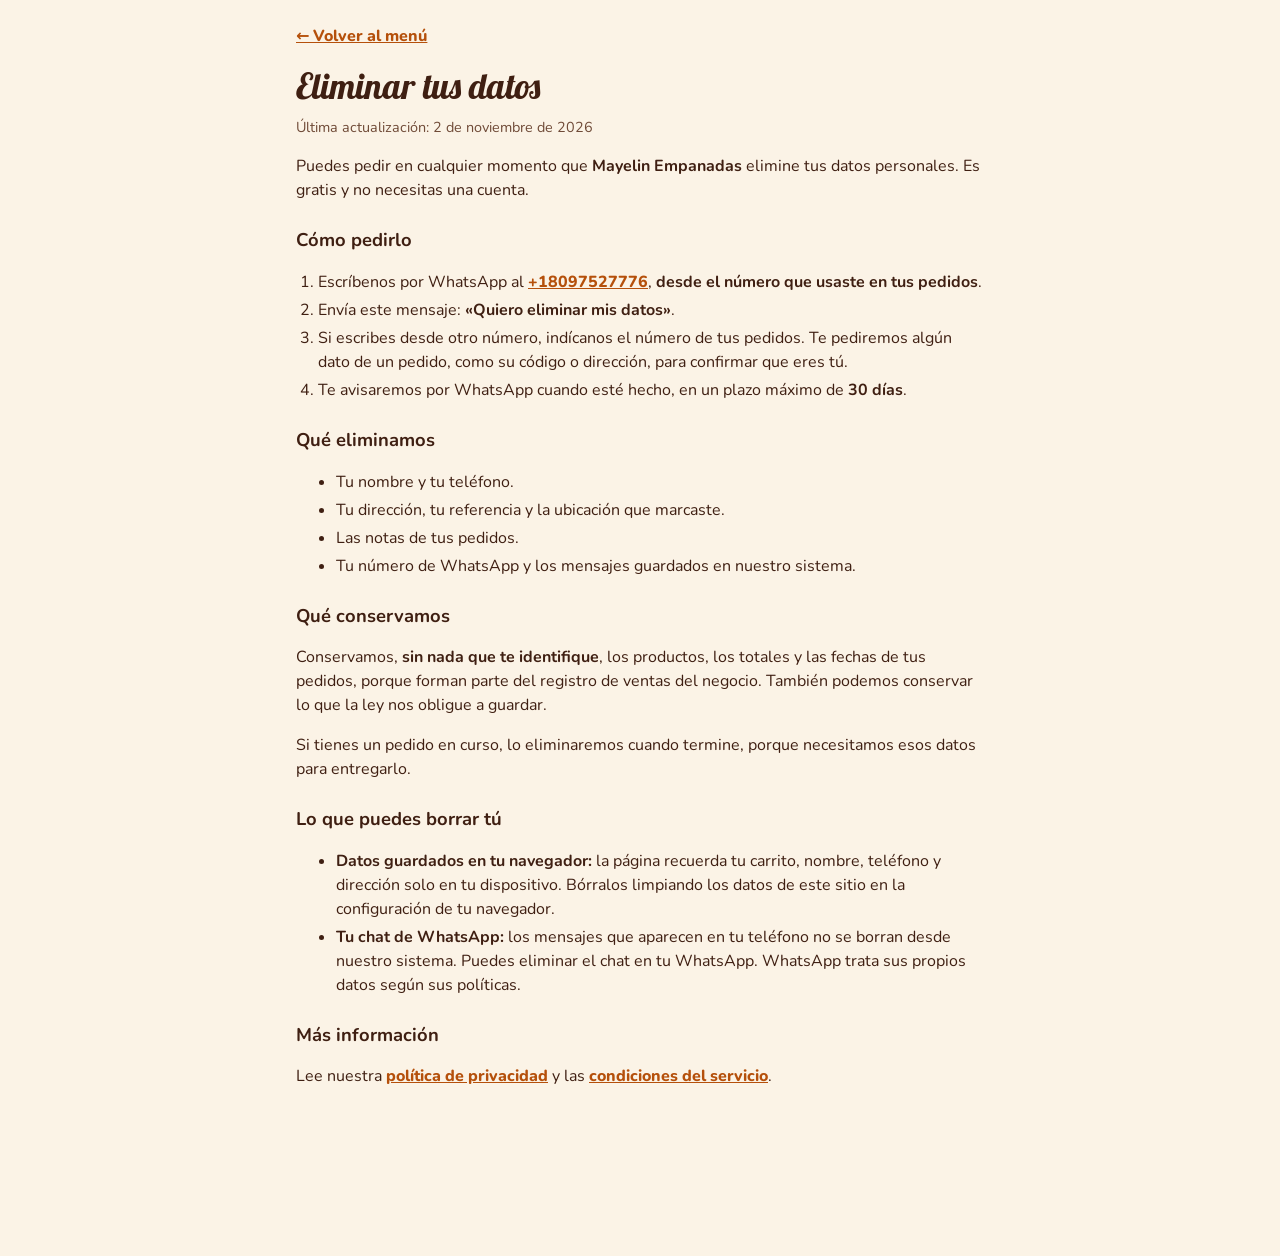
<file: eliminar-datos.html>
<!doctype html>
<html lang="es">
<head>
  <meta charset="utf-8">
  <meta name="viewport" content="width=device-width, initial-scale=1">
  <title>Eliminar tus datos · Mayelin Empanadas</title>
  <meta name="description" content="Cómo pedir que Mayelin Empanadas elimine tus datos personales.">
  <meta name="theme-color" content="#4a2617">
  <link rel="icon" href="assets/logo.webp">
  <link rel="preconnect" href="https://fonts.googleapis.com">
  <link rel="preconnect" href="https://fonts.gstatic.com" crossorigin>
  <link href="https://fonts.googleapis.com/css2?family=Lobster&family=Nunito:wght@400;600;700;800&display=swap" rel="stylesheet">
  <link rel="stylesheet" href="styles.css">
</head>
<body>
  <main class="legal">
    <a class="legal-back" href="index.html">← Volver al menú</a>
    <h1>Eliminar tus datos</h1>
    <p class="legal-date">Última actualización: 2 de noviembre de 2026</p>

    <p>Puedes pedir en cualquier momento que <strong>Mayelin Empanadas</strong> elimine tus datos personales. Es gratis y no necesitas una cuenta.</p>

    <h2>Cómo pedirlo</h2>
    <ol>
      <li>Escríbenos por WhatsApp<span class="legal-contact"></span>, <strong>desde el número que usaste en tus pedidos</strong>.</li>
      <li>Envía este mensaje: <strong>«Quiero eliminar mis datos»</strong>.</li>
      <li>Si escribes desde otro número, indícanos el número de tus pedidos. Te pediremos algún dato de un pedido, como su código o dirección, para confirmar que eres tú.</li>
      <li>Te avisaremos por WhatsApp cuando esté hecho, en un plazo máximo de <strong>30 días</strong>.</li>
    </ol>

    <h2>Qué eliminamos</h2>
    <ul>
      <li>Tu nombre y tu teléfono.</li>
      <li>Tu dirección, tu referencia y la ubicación que marcaste.</li>
      <li>Las notas de tus pedidos.</li>
      <li>Tu número de WhatsApp y los mensajes guardados en nuestro sistema.</li>
    </ul>

    <h2>Qué conservamos</h2>
    <p>Conservamos, <strong>sin nada que te identifique</strong>, los productos, los totales y las fechas de tus pedidos, porque forman parte del registro de ventas del negocio. También podemos conservar lo que la ley nos obligue a guardar.</p>
    <p>Si tienes un pedido en curso, lo eliminaremos cuando termine, porque necesitamos esos datos para entregarlo.</p>

    <h2>Lo que puedes borrar tú</h2>
    <ul>
      <li><strong>Datos guardados en tu navegador:</strong> la página recuerda tu carrito, nombre, teléfono y dirección solo en tu dispositivo. Bórralos limpiando los datos de este sitio en la configuración de tu navegador.</li>
      <li><strong>Tu chat de WhatsApp:</strong> los mensajes que aparecen en tu teléfono no se borran desde nuestro sistema. Puedes eliminar el chat en tu WhatsApp. WhatsApp trata sus propios datos según sus políticas.</li>
    </ul>

    <h2>Más información</h2>
    <p>Lee nuestra <a href="privacidad.html">política de privacidad</a> y las <a href="terminos.html">condiciones del servicio</a>.</p>
  </main>

  <script src="config.js"></script>
  <script src="legal.js"></script>
</body>
</html>
</file>
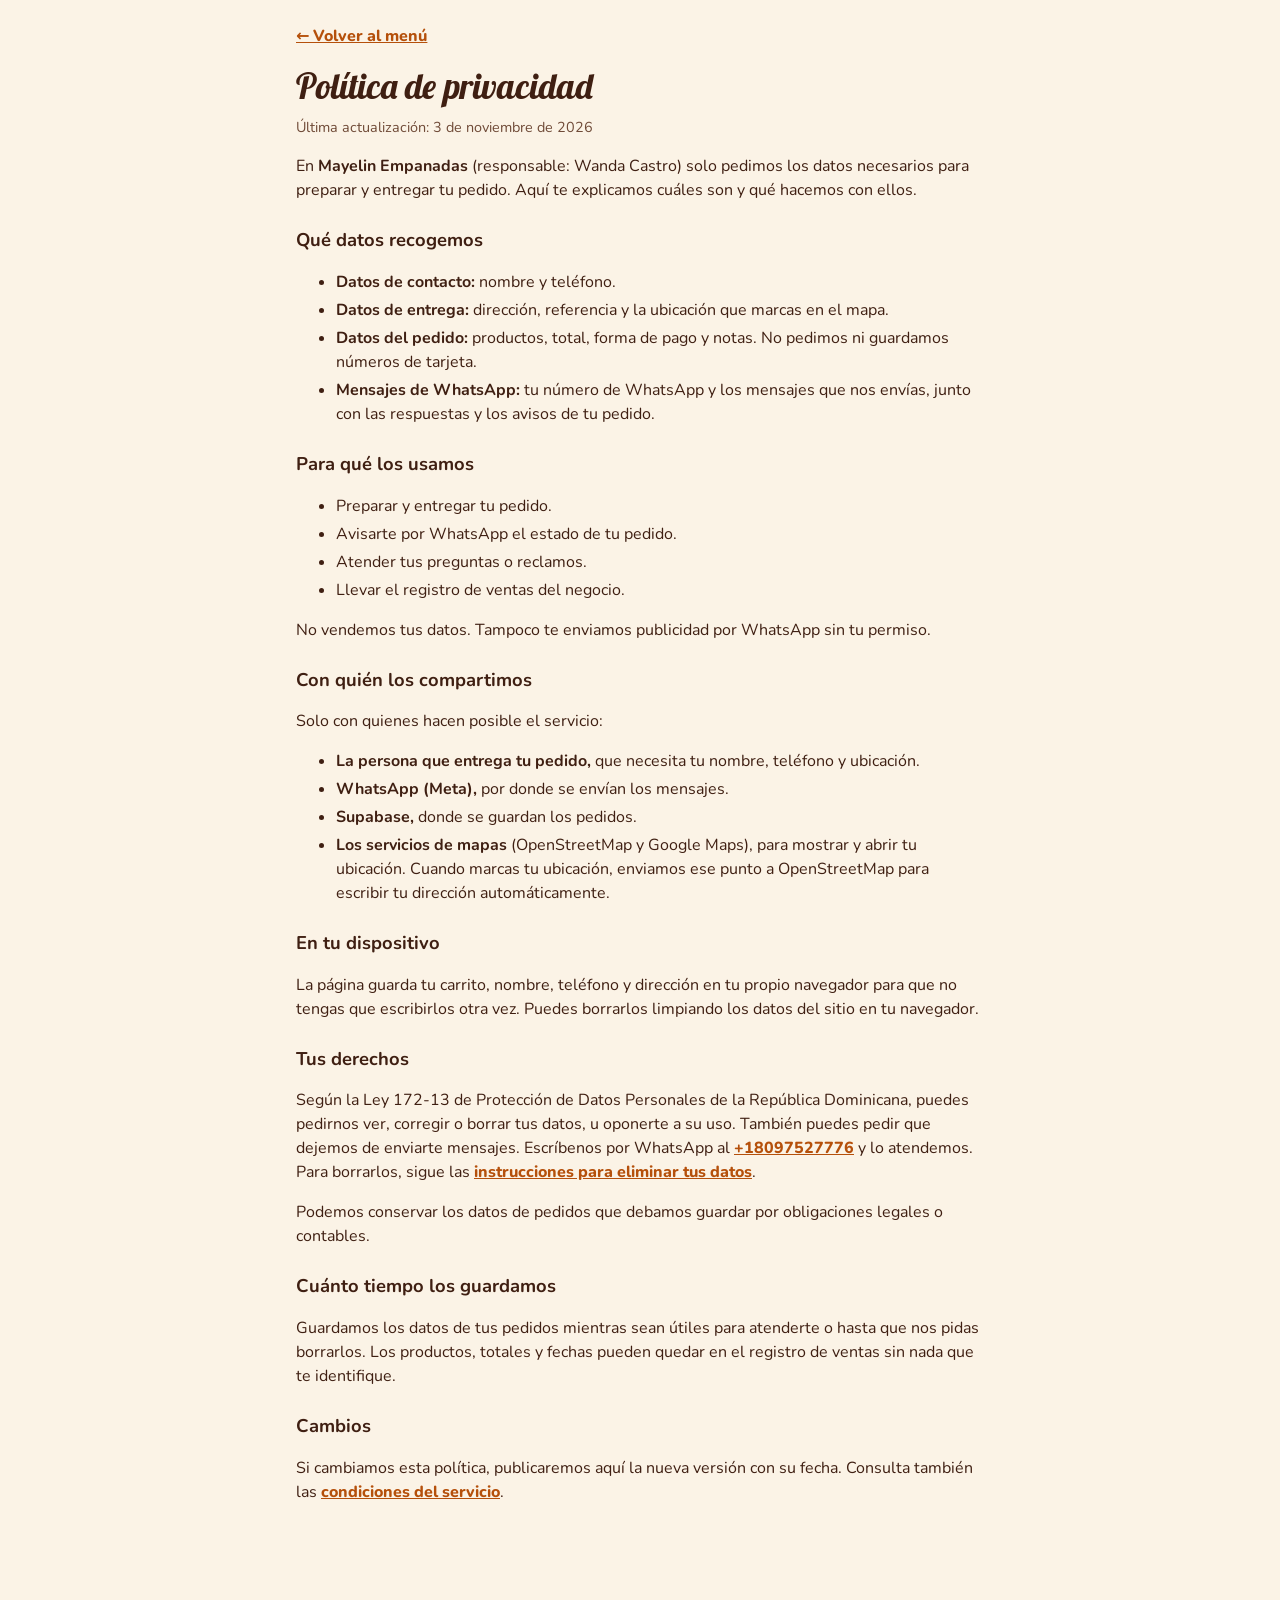
<file: privacidad.html>
<!doctype html>
<html lang="es">
<head>
  <meta charset="utf-8">
  <meta name="viewport" content="width=device-width, initial-scale=1">
  <title>Política de privacidad · Mayelin Empanadas</title>
  <meta name="description" content="Cómo Mayelin Empanadas usa y protege los datos de sus clientes.">
  <meta name="theme-color" content="#4a2617">
  <link rel="icon" href="assets/logo.webp">
  <link rel="preconnect" href="https://fonts.googleapis.com">
  <link rel="preconnect" href="https://fonts.gstatic.com" crossorigin>
  <link href="https://fonts.googleapis.com/css2?family=Lobster&family=Nunito:wght@400;600;700;800&display=swap" rel="stylesheet">
  <link rel="stylesheet" href="styles.css">
</head>
<body>
  <main class="legal">
    <a class="legal-back" href="index.html">← Volver al menú</a>
    <h1>Política de privacidad</h1>
    <p class="legal-date">Última actualización: 3 de noviembre de 2026</p>

    <p>En <strong>Mayelin Empanadas</strong> (responsable: Wanda Castro) solo pedimos los datos necesarios para preparar y entregar tu pedido. Aquí te explicamos cuáles son y qué hacemos con ellos.</p>

    <h2>Qué datos recogemos</h2>
    <ul>
      <li><strong>Datos de contacto:</strong> nombre y teléfono.</li>
      <li><strong>Datos de entrega:</strong> dirección, referencia y la ubicación que marcas en el mapa.</li>
      <li><strong>Datos del pedido:</strong> productos, total, forma de pago y notas. No pedimos ni guardamos números de tarjeta.</li>
      <li><strong>Mensajes de WhatsApp:</strong> tu número de WhatsApp y los mensajes que nos envías, junto con las respuestas y los avisos de tu pedido.</li>
    </ul>

    <h2>Para qué los usamos</h2>
    <ul>
      <li>Preparar y entregar tu pedido.</li>
      <li>Avisarte por WhatsApp el estado de tu pedido.</li>
      <li>Atender tus preguntas o reclamos.</li>
      <li>Llevar el registro de ventas del negocio.</li>
    </ul>
    <p>No vendemos tus datos. Tampoco te enviamos publicidad por WhatsApp sin tu permiso.</p>

    <h2>Con quién los compartimos</h2>
    <p>Solo con quienes hacen posible el servicio:</p>
    <ul>
      <li><strong>La persona que entrega tu pedido,</strong> que necesita tu nombre, teléfono y ubicación.</li>
      <li><strong>WhatsApp (Meta),</strong> por donde se envían los mensajes.</li>
      <li><strong>Supabase,</strong> donde se guardan los pedidos.</li>
      <li><strong>Los servicios de mapas</strong> (OpenStreetMap y Google Maps), para mostrar y abrir tu ubicación. Cuando marcas tu ubicación, enviamos ese punto a OpenStreetMap para escribir tu dirección automáticamente.</li>
    </ul>

    <h2>En tu dispositivo</h2>
    <p>La página guarda tu carrito, nombre, teléfono y dirección en tu propio navegador para que no tengas que escribirlos otra vez. Puedes borrarlos limpiando los datos del sitio en tu navegador.</p>

    <h2>Tus derechos</h2>
    <p>Según la Ley 172-13 de Protección de Datos Personales de la República Dominicana, puedes pedirnos ver, corregir o borrar tus datos, u oponerte a su uso. También puedes pedir que dejemos de enviarte mensajes. Escríbenos por WhatsApp<span class="legal-contact"></span> y lo atendemos. Para borrarlos, sigue las <a href="eliminar-datos.html">instrucciones para eliminar tus datos</a>.</p>
    <p>Podemos conservar los datos de pedidos que debamos guardar por obligaciones legales o contables.</p>

    <h2>Cuánto tiempo los guardamos</h2>
    <p>Guardamos los datos de tus pedidos mientras sean útiles para atenderte o hasta que nos pidas borrarlos. Los productos, totales y fechas pueden quedar en el registro de ventas sin nada que te identifique.</p>

    <h2>Cambios</h2>
    <p>Si cambiamos esta política, publicaremos aquí la nueva versión con su fecha. Consulta también las <a href="terminos.html">condiciones del servicio</a>.</p>
  </main>

  <script src="config.js"></script>
  <script src="legal.js"></script>
</body>
</html>
</file>
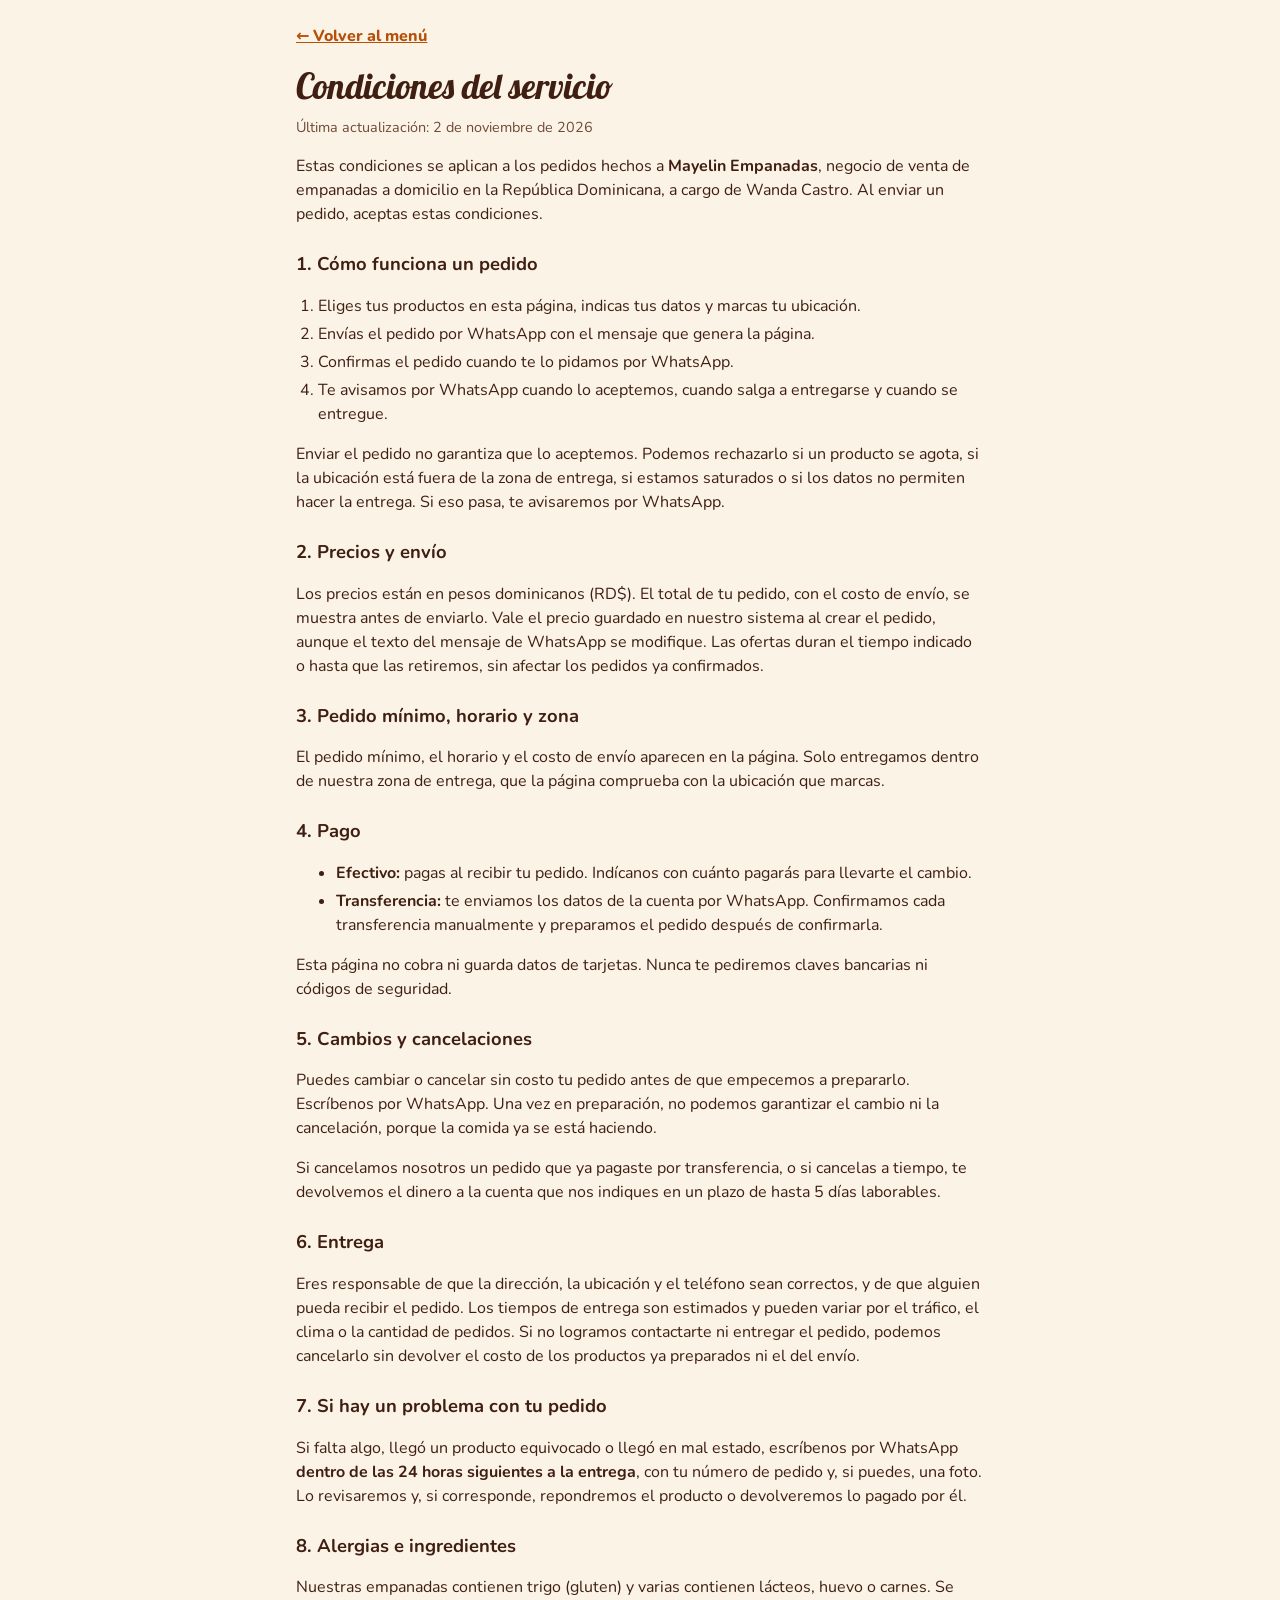
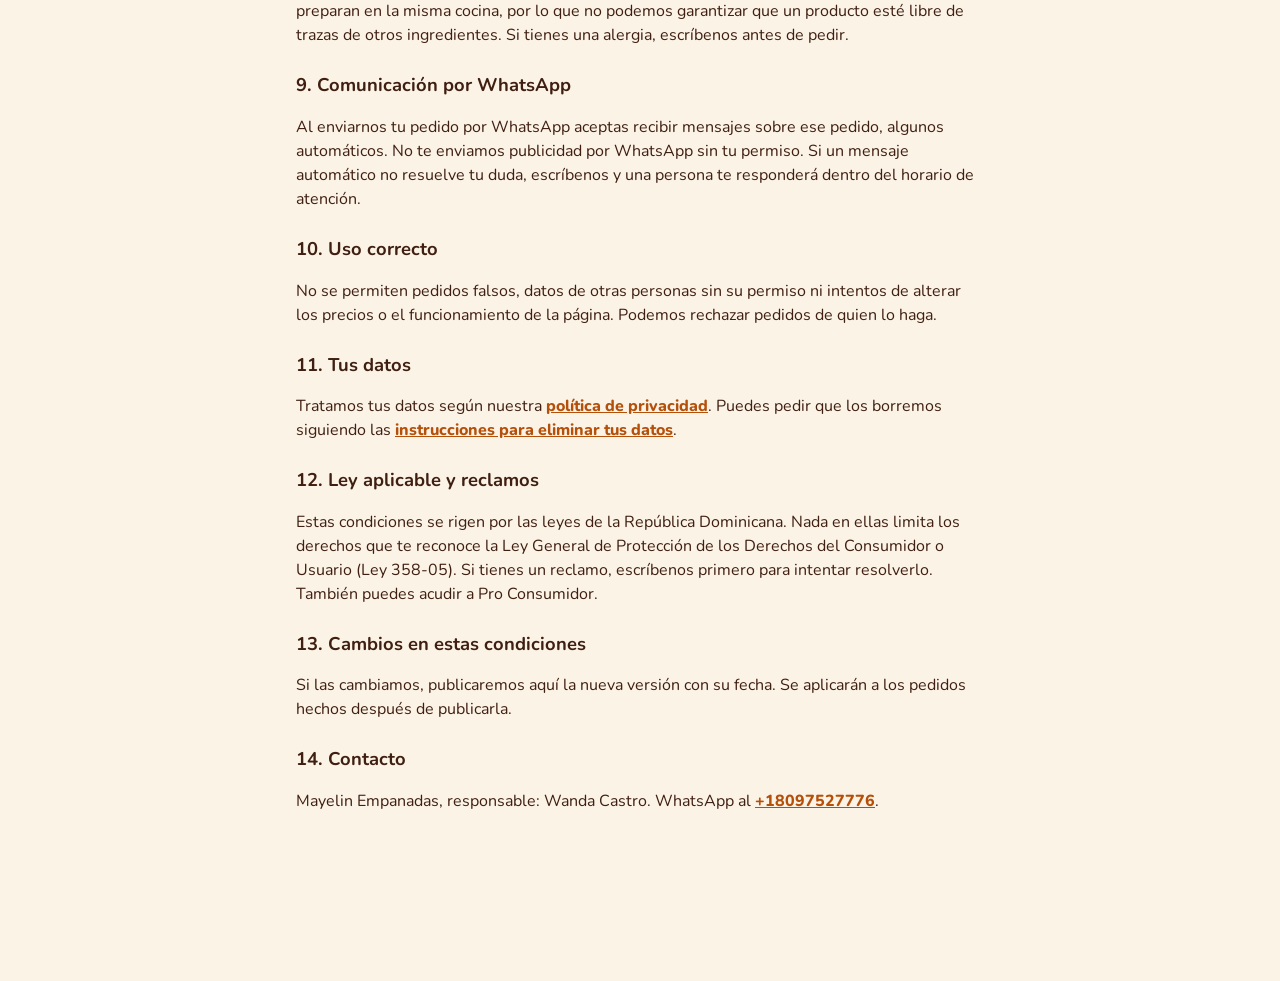
<file: terminos.html>
<!doctype html>
<html lang="es">
<head>
  <meta charset="utf-8">
  <meta name="viewport" content="width=device-width, initial-scale=1">
  <title>Condiciones del servicio · Mayelin Empanadas</title>
  <meta name="description" content="Condiciones para hacer pedidos a domicilio en Mayelin Empanadas.">
  <meta name="theme-color" content="#4a2617">
  <link rel="icon" href="assets/logo.webp">
  <link rel="preconnect" href="https://fonts.googleapis.com">
  <link rel="preconnect" href="https://fonts.gstatic.com" crossorigin>
  <link href="https://fonts.googleapis.com/css2?family=Lobster&family=Nunito:wght@400;600;700;800&display=swap" rel="stylesheet">
  <link rel="stylesheet" href="styles.css">
</head>
<body>
  <main class="legal">
    <a class="legal-back" href="index.html">← Volver al menú</a>
    <h1>Condiciones del servicio</h1>
    <p class="legal-date">Última actualización: 2 de noviembre de 2026</p>

    <p>Estas condiciones se aplican a los pedidos hechos a <strong>Mayelin Empanadas</strong>, negocio de venta de empanadas a domicilio en la República Dominicana, a cargo de Wanda Castro. Al enviar un pedido, aceptas estas condiciones.</p>

    <h2>1. Cómo funciona un pedido</h2>
    <ol>
      <li>Eliges tus productos en esta página, indicas tus datos y marcas tu ubicación.</li>
      <li>Envías el pedido por WhatsApp con el mensaje que genera la página.</li>
      <li>Confirmas el pedido cuando te lo pidamos por WhatsApp.</li>
      <li>Te avisamos por WhatsApp cuando lo aceptemos, cuando salga a entregarse y cuando se entregue.</li>
    </ol>
    <p>Enviar el pedido no garantiza que lo aceptemos. Podemos rechazarlo si un producto se agota, si la ubicación está fuera de la zona de entrega, si estamos saturados o si los datos no permiten hacer la entrega. Si eso pasa, te avisaremos por WhatsApp.</p>

    <h2>2. Precios y envío</h2>
    <p>Los precios están en pesos dominicanos (RD$). El total de tu pedido, con el costo de envío, se muestra antes de enviarlo. Vale el precio guardado en nuestro sistema al crear el pedido, aunque el texto del mensaje de WhatsApp se modifique. Las ofertas duran el tiempo indicado o hasta que las retiremos, sin afectar los pedidos ya confirmados.</p>

    <h2>3. Pedido mínimo, horario y zona</h2>
    <p>El pedido mínimo, el horario y el costo de envío aparecen en la página. Solo entregamos dentro de nuestra zona de entrega, que la página comprueba con la ubicación que marcas.</p>

    <h2>4. Pago</h2>
    <ul>
      <li><strong>Efectivo:</strong> pagas al recibir tu pedido. Indícanos con cuánto pagarás para llevarte el cambio.</li>
      <li><strong>Transferencia:</strong> te enviamos los datos de la cuenta por WhatsApp. Confirmamos cada transferencia manualmente y preparamos el pedido después de confirmarla.</li>
    </ul>
    <p>Esta página no cobra ni guarda datos de tarjetas. Nunca te pediremos claves bancarias ni códigos de seguridad.</p>

    <h2>5. Cambios y cancelaciones</h2>
    <p>Puedes cambiar o cancelar sin costo tu pedido antes de que empecemos a prepararlo. Escríbenos por WhatsApp. Una vez en preparación, no podemos garantizar el cambio ni la cancelación, porque la comida ya se está haciendo.</p>
    <p>Si cancelamos nosotros un pedido que ya pagaste por transferencia, o si cancelas a tiempo, te devolvemos el dinero a la cuenta que nos indiques en un plazo de hasta 5 días laborables.</p>

    <h2>6. Entrega</h2>
    <p>Eres responsable de que la dirección, la ubicación y el teléfono sean correctos, y de que alguien pueda recibir el pedido. Los tiempos de entrega son estimados y pueden variar por el tráfico, el clima o la cantidad de pedidos. Si no logramos contactarte ni entregar el pedido, podemos cancelarlo sin devolver el costo de los productos ya preparados ni el del envío.</p>

    <h2>7. Si hay un problema con tu pedido</h2>
    <p>Si falta algo, llegó un producto equivocado o llegó en mal estado, escríbenos por WhatsApp <strong>dentro de las 24 horas siguientes a la entrega</strong>, con tu número de pedido y, si puedes, una foto. Lo revisaremos y, si corresponde, repondremos el producto o devolveremos lo pagado por él.</p>

    <h2>8. Alergias e ingredientes</h2>
    <p>Nuestras empanadas contienen trigo (gluten) y varias contienen lácteos, huevo o carnes. Se preparan en la misma cocina, por lo que no podemos garantizar que un producto esté libre de trazas de otros ingredientes. Si tienes una alergia, escríbenos antes de pedir.</p>

    <h2>9. Comunicación por WhatsApp</h2>
    <p>Al enviarnos tu pedido por WhatsApp aceptas recibir mensajes sobre ese pedido, algunos automáticos. No te enviamos publicidad por WhatsApp sin tu permiso. Si un mensaje automático no resuelve tu duda, escríbenos y una persona te responderá dentro del horario de atención.</p>

    <h2>10. Uso correcto</h2>
    <p>No se permiten pedidos falsos, datos de otras personas sin su permiso ni intentos de alterar los precios o el funcionamiento de la página. Podemos rechazar pedidos de quien lo haga.</p>

    <h2>11. Tus datos</h2>
    <p>Tratamos tus datos según nuestra <a href="privacidad.html">política de privacidad</a>. Puedes pedir que los borremos siguiendo las <a href="eliminar-datos.html">instrucciones para eliminar tus datos</a>.</p>

    <h2>12. Ley aplicable y reclamos</h2>
    <p>Estas condiciones se rigen por las leyes de la República Dominicana. Nada en ellas limita los derechos que te reconoce la Ley General de Protección de los Derechos del Consumidor o Usuario (Ley 358-05). Si tienes un reclamo, escríbenos primero para intentar resolverlo. También puedes acudir a Pro Consumidor.</p>

    <h2>13. Cambios en estas condiciones</h2>
    <p>Si las cambiamos, publicaremos aquí la nueva versión con su fecha. Se aplicarán a los pedidos hechos después de publicarla.</p>

    <h2>14. Contacto</h2>
    <p>Mayelin Empanadas, responsable: Wanda Castro. WhatsApp<span class="legal-contact"></span>.</p>
  </main>

  <script src="config.js"></script>
  <script src="legal.js"></script>
</body>
</html>
</file>
<file: styles.css>
/* ============================================================
   Mayelin Empanadas: estilos de la página de pedidos.
   El panel (admin.css) y las páginas legales reutilizan los
   colores, botones y textos de ayuda definidos aquí.
   ============================================================ */
:root {
  /* Colores tomados del logo */
  --cream: #fbf3e6;        /* fondo de la página */
  --cream-2: #f3e3c8;      /* rellenos suaves */
  --card: #ffffff;         /* superficies */
  --brown: #3f1f12;        /* texto principal y cabecera */
  --brown-2: #6f4a37;      /* texto secundario */
  --orange: #e0761c;       /* acentos e íconos */
  --orange-dark: #b5500b;  /* botones y precios (contraste AA con blanco) */
  --gold: #f2b544;         /* masa dorada: detalles y foco */
  --green: #1e7a46;
  --red: #b3261e;
  --line: #ecdcc4;

  --radius: 16px;
  --shadow: 0 8px 24px rgba(63, 31, 18, 0.12);
  --script: "Lobster", cursive;
  --sans: "Nunito", system-ui, sans-serif;
  --ease-out: cubic-bezier(0.2, 0.8, 0.2, 1);
  --page: 1040px;
}

* { box-sizing: border-box; }
[hidden] { display: none !important; }

html { scroll-behavior: smooth; scroll-padding-top: 72px; -webkit-text-size-adjust: 100%; }

body {
  margin: 0;
  font-family: var(--sans);
  font-size: 16px;
  color: var(--brown);
  background: var(--cream);
  line-height: 1.5;
  padding-bottom: 104px;
}

button, input, textarea { font: inherit; color: inherit; }
button { touch-action: manipulation; }
img { display: block; max-width: 100%; }
:focus-visible { outline: 3px solid var(--gold); outline-offset: 2px; }

.sprite { position: absolute; width: 0; height: 0; overflow: hidden; }
.ico {
  width: 20px;
  height: 20px;
  flex: none;
  fill: none;
  stroke: currentColor;
  stroke-width: 2;
  stroke-linecap: round;
  stroke-linejoin: round;
}

.skip {
  position: absolute;
  left: 16px;
  top: -60px;
  z-index: 2000;
  padding: 10px 14px;
  border-radius: 10px;
  background: var(--gold);
  color: var(--brown);
  font-weight: 800;
}
.skip:focus { top: 12px; }

/* ---------- Cabecera: el letrero del negocio ---------- */
.masthead {
  position: relative;
  background: var(--brown);
  color: var(--cream);
  padding: 18px 16px 20px;
  margin-bottom: 14px;
}
/* Borde ondulado, como el repulgue de una empanada */
.masthead::after {
  content: "";
  position: absolute;
  left: 0;
  right: 0;
  bottom: -9px;
  height: 10px;
  background: radial-gradient(circle at 10px 0, var(--brown) 9.5px, transparent 10px) 0 0 / 20px 10px repeat-x;
}
.masthead-inner {
  display: grid;
  grid-template-columns: auto 1fr;
  align-items: center;
  gap: 4px 14px;
  max-width: var(--page);
  margin: 0 auto;
}
.masthead-logo {
  grid-row: span 2;
  width: 72px;
  height: 72px;
  border-radius: 50%;
  border: 3px solid var(--gold);
}
.masthead-text h1 {
  margin: 0;
  font-family: var(--script);
  font-weight: 400;
  font-size: clamp(1.75rem, 7vw, 2.6rem);
  line-height: 1.05;
  color: #fff7ea;
}
.masthead-text p { margin: 2px 0 0; color: #f5d9a8; font-size: 0.95rem; }

.status {
  justify-self: start;
  display: inline-flex;
  align-items: center;
  gap: 6px;
  margin: 0;
  padding: 3px 10px 3px 8px;
  border-radius: 999px;
  font-size: 0.85rem;
  font-weight: 800;
  background: rgba(255, 247, 234, 0.12);
}
.status::before { content: ""; width: 8px; height: 8px; border-radius: 50%; background: currentColor; }
.status.open { color: #8be0a8; }
.status.closed { color: #ffb4a8; }

/* Datos clave: cada uno con su ícono, una etiqueta pequeña y el valor grande */
.perks {
  list-style: none;
  display: grid;
  grid-template-columns: repeat(3, 1fr);
  gap: 8px;
  max-width: var(--page);
  margin: 16px auto 0;
  padding: 0;
}
.perk {
  display: flex;
  align-items: center;
  gap: 10px;
  min-width: 0;
  padding: 10px;
  border-radius: 14px;
  background: rgba(255, 247, 234, 0.07);
  border: 1px solid rgba(255, 247, 234, 0.1);
}
.perk-ico {
  display: grid;
  place-items: center;
  flex: none;
  width: 36px;
  height: 36px;
  border-radius: 50%;
  background: rgba(242, 181, 68, 0.16);
  color: var(--gold);
}
.perk-text { display: flex; flex-direction: column; min-width: 0; line-height: 1.2; }
.perk-text small { font-size: 0.75rem; font-weight: 700; color: #e9c99a; }
.perk-text strong { font-size: 1rem; font-weight: 900; color: #fff7ea; font-variant-numeric: tabular-nums; }
.perk-text s { font-size: 0.85em; font-weight: 700; color: #c9a88a; text-decoration-thickness: 2px; }

/* En el celular el envío va arriba a todo el ancho y los otros tres en una fila, apilados */
.perk-delivery { grid-column: 1 / -1; }
.perk:not(.perk-delivery) { flex-direction: column; align-items: flex-start; gap: 6px; }
.perk:not(.perk-delivery) .perk-ico { width: 30px; height: 30px; }
.perk:not(.perk-delivery) .perk-ico .ico { width: 18px; height: 18px; }
.perk:not(.perk-delivery) .perk-text strong { font-size: 0.9rem; }

/* Envío en oferta: en dorado, con su etiqueta */
.perk-delivery:has(.offer:not([hidden])) {
  background: rgba(242, 181, 68, 0.14);
  border-color: rgba(242, 181, 68, 0.6);
}
.perk-delivery:has(.offer:not([hidden])) .perk-text strong { font-size: 1.15rem; color: var(--gold); }
.offer {
  position: relative;
  overflow: hidden;
  flex: none;
  margin-left: auto;
  padding: 5px 12px;
  border-radius: 999px;
  background: var(--gold);
  color: var(--brown);
  font-size: 0.8rem;
  font-weight: 900;
  white-space: nowrap;
  transform: rotate(-3deg);
  box-shadow: 0 2px 8px rgba(0, 0, 0, 0.25);
}
/* Un brillo que cruza la etiqueta al cargar, para llamar la atención una sola vez */
.offer::after {
  content: "";
  position: absolute;
  inset: 0;
  background: linear-gradient(100deg, transparent 30%, rgba(255, 255, 255, 0.7) 50%, transparent 70%);
  transform: translateX(-120%);
  animation: shine 1.1s 0.5s var(--ease-out) 2;
}
@keyframes shine { to { transform: translateX(120%); } }

@media (min-width: 760px) {
  .masthead { padding: 26px 24px 28px; }
  .masthead-inner { grid-template-columns: auto 1fr auto; }
  .masthead-logo { grid-row: auto; width: 92px; height: 92px; }
  .status { justify-self: end; font-size: 0.95rem; padding: 6px 14px 6px 12px; }
  .perks { grid-template-columns: 1.45fr 1fr 1fr 1fr; }
  .perk-delivery { grid-column: auto; }
  .perk:not(.perk-delivery) { flex-direction: row; align-items: center; gap: 10px; }
  .perk:not(.perk-delivery) .perk-ico { width: 36px; height: 36px; }
  .perk:not(.perk-delivery) .perk-text strong { font-size: 1rem; }
}

.closed-note {
  max-width: var(--page);
  margin: 18px auto 0;
  padding: 12px 14px;
  border-radius: 12px;
  background: #fde8e4;
  color: var(--red);
  font-weight: 700;
  font-size: 0.95rem;
  width: calc(100% - 32px);
}

/* ---------- Cómo pedir ---------- */
.how {
  list-style: none;
  display: grid;
  grid-template-columns: repeat(3, 1fr);
  gap: 8px;
  max-width: var(--page);
  margin: 18px auto 0;
  padding: 0 16px;
  font-size: 0.84rem;
  font-weight: 700;
  line-height: 1.25;
  color: var(--brown-2);
}
.how li { display: flex; align-items: flex-start; gap: 8px; }
.how-n {
  flex: none;
  display: grid;
  place-items: center;
  width: 24px;
  height: 24px;
  border-radius: 50%;
  background: var(--gold);
  color: var(--brown);
  font-weight: 900;
  font-size: 0.8rem;
}
@media (max-width: 340px) {
  .how { grid-template-columns: 1fr; gap: 6px; }
  .how li { align-items: center; }
}

/* ---------- Categorías ---------- */
.cats {
  position: sticky;
  top: 0;
  z-index: 10;
  display: flex;
  gap: 8px;
  overflow-x: auto;
  margin-top: 14px;
  padding: 10px 16px;
  background: rgba(251, 243, 230, 0.94);
  backdrop-filter: blur(8px);
  -webkit-backdrop-filter: blur(8px);
  border-bottom: 1px solid var(--line);
  scrollbar-width: none;
}
.cats::-webkit-scrollbar { display: none; }
.cats a {
  flex: none;
  display: inline-flex;
  align-items: center;
  min-height: 40px;
  padding: 0 16px;
  border-radius: 999px;
  border: 1.5px solid var(--line);
  background: var(--card);
  color: var(--brown);
  text-decoration: none;
  font-weight: 800;
  font-size: 0.95rem;
  transition: background-color 0.15s, color 0.15s, border-color 0.15s;
}
.cats a:hover { border-color: var(--orange); }
.cats a[aria-current="true"] { background: var(--brown); border-color: var(--brown); color: #fff7ea; }
@media (min-width: 1072px) { .cats { justify-content: center; } }

/* ---------- Menú ---------- */
.menu { max-width: var(--page); margin: 0 auto; padding: 4px 16px 8px; outline: none; }
.cat { margin-top: 22px; }
.cat h2 { margin: 0 0 10px; font-size: 1.3rem; font-weight: 900; letter-spacing: -0.01em; }

/* Una lista por categoría; las líneas entre productos salen del fondo de la cuadrícula */
.cat-list {
  display: grid;
  gap: 1px;
  background: var(--line);
  border: 1px solid var(--line);
  border-radius: var(--radius);
  overflow: hidden;
}
@media (min-width: 760px) {
  .cat-list { grid-template-columns: 1fr 1fr; }
  .cat-list > .item:last-child:nth-child(odd) { grid-column: 1 / -1; }
}

.item {
  display: grid;
  grid-template-columns: 1fr 104px;
  gap: 14px;
  padding: 14px;
  background: var(--card);
}
.item-text { display: flex; flex-direction: column; min-width: 0; }
.item h3 { margin: 0; font-size: 1.05rem; font-weight: 800; line-height: 1.3; }
.item p {
  margin: 4px 0 0;
  color: var(--brown-2);
  font-size: 0.9rem;
  line-height: 1.4;
  display: -webkit-box;
  -webkit-line-clamp: 2;
  -webkit-box-orient: vertical;
  overflow: hidden;
}
.item-meta { display: flex; align-items: center; flex-wrap: wrap; gap: 6px 10px; margin-top: auto; padding-top: 8px; }
.price { font-weight: 900; font-size: 1.05rem; color: var(--orange-dark); font-variant-numeric: tabular-nums; }
.units { padding: 1px 8px; border-radius: 999px; background: var(--cream-2); font-size: 0.8rem; font-weight: 800; color: var(--brown-2); }

.item-media { position: relative; align-self: start; }
.item-media img, .item-media .ph {
  width: 104px;
  height: 104px;
  border-radius: 12px;
  object-fit: cover;
  background: var(--cream-2);
}
.ph { display: grid; place-items: center; }
.ph svg { width: 56px; height: 36px; fill: var(--gold); stroke: var(--orange-dark); stroke-width: 1.6; stroke-linejoin: round; }
.slot { position: absolute; right: -6px; bottom: -8px; }

/* Botón de agregar y contador */
.add-btn, .stepper button {
  display: grid;
  place-items: center;
  border: 0;
  cursor: pointer;
  position: relative;
}
.add-btn {
  width: 40px;
  height: 40px;
  border-radius: 50%;
  background: var(--card);
  color: var(--orange-dark);
  box-shadow: 0 2px 10px rgba(63, 31, 18, 0.22);
}
.add-btn .ico { width: 22px; height: 22px; stroke-width: 2.6; }
.add-btn:hover { background: #fff4e6; }
.add-btn:active, .stepper button:active { transform: scale(0.94); }
/* Área táctil de 48 px aunque el círculo mida 40 */
.add-btn::before, .stepper button::before { content: ""; position: absolute; inset: -4px; }

.stepper {
  display: inline-flex;
  align-items: center;
  gap: 2px;
  padding: 3px;
  border-radius: 999px;
  background: var(--brown);
  color: #fff7ea;
  box-shadow: 0 2px 10px rgba(63, 31, 18, 0.25);
}
.stepper button { width: 34px; height: 34px; border-radius: 50%; background: transparent; color: inherit; }
.stepper button:hover { background: rgba(255, 247, 234, 0.14); }
.stepper .ico { width: 18px; height: 18px; stroke-width: 2.6; }
.stepper span { min-width: 22px; text-align: center; font-weight: 900; font-variant-numeric: tabular-nums; }

.soldout { display: inline-block; padding: 4px 10px; border-radius: 999px; background: #fde8e4; color: var(--red); font-weight: 800; font-size: 0.8rem; }
.item.is-soldout .item-media img, .item.is-soldout .ph { filter: grayscale(1); opacity: 0.6; }
.item.is-soldout h3, .item.is-soldout .price { color: var(--brown-2); }

.loading { text-align: center; color: var(--brown-2); padding: 48px 0; }
.loading a { color: var(--orange-dark); font-weight: 800; }

/* ---------- Botones ---------- */
.btn {
  display: inline-flex;
  align-items: center;
  justify-content: center;
  gap: 8px;
  min-height: 48px;
  padding: 10px 18px;
  border: 0;
  border-radius: 14px;
  font-weight: 800;
  text-decoration: none;
  cursor: pointer;
  transition: background-color 0.15s;
}
.btn-primary { background: var(--orange-dark); color: #fff; }
.btn-primary:hover { background: #9c4509; }
.btn-primary:disabled { background: #c9a184; cursor: not-allowed; }
.btn-secondary { background: var(--cream-2); color: var(--brown); }
.btn-secondary:hover { background: var(--line); }
.btn-block { width: 100%; margin-top: 10px; }

.icon-btn {
  display: grid;
  place-items: center;
  width: 44px;
  height: 44px;
  flex: none;
  border: 0;
  border-radius: 50%;
  background: var(--cream-2);
  color: var(--brown);
  cursor: pointer;
}
.icon-btn:hover { background: var(--line); }

.link-btn {
  padding: 0;
  border: 0;
  background: none;
  color: var(--red);
  font-size: 0.88rem;
  font-weight: 700;
  text-decoration: underline;
  cursor: pointer;
}

/* ---------- Barra del pedido ---------- */
.cartbar {
  position: fixed;
  left: 50%;
  bottom: calc(14px + env(safe-area-inset-bottom));
  transform: translateX(-50%);
  z-index: 20;
  display: flex;
  align-items: center;
  gap: 12px;
  width: min(560px, calc(100% - 24px));
  min-height: 60px;
  padding: 10px 18px 10px 12px;
  border: 0;
  border-radius: 18px;
  background: var(--brown);
  color: #fff7ea;
  font-weight: 800;
  text-align: left;
  box-shadow: 0 12px 30px rgba(63, 31, 18, 0.35);
  cursor: pointer;
}
.cartbar-count {
  display: grid;
  place-items: center;
  min-width: 36px;
  height: 36px;
  padding: 0 8px;
  border-radius: 12px;
  background: var(--gold);
  color: var(--brown);
  font-weight: 900;
}
.cartbar-count.bump { animation: bump 0.22s var(--ease-out); }
@keyframes bump { 50% { transform: scale(1.18); } }
.cartbar-label { display: flex; flex-direction: column; line-height: 1.2; }
.cartbar-label small { font-size: 0.78rem; font-weight: 700; color: #f5d9a8; }
.cartbar-total { margin-left: auto; font-size: 1.05rem; font-variant-numeric: tabular-nums; }

/* ---------- Hoja del pedido ---------- */
.sheet { position: fixed; inset: 0; z-index: 1000; display: flex; justify-content: center; align-items: flex-end; }
.sheet-backdrop { position: absolute; inset: 0; background: rgba(36, 16, 8, 0.55); animation: fade 0.2s ease-out; }
.sheet-panel {
  position: relative;
  display: flex;
  flex-direction: column;
  width: min(620px, 100%);
  max-height: 94dvh;
  background: var(--cream);
  border-radius: 22px 22px 0 0;
  box-shadow: var(--shadow);
  animation: rise 0.26s var(--ease-out);
}
@keyframes rise { from { transform: translateY(40px); opacity: 0.6; } }
@keyframes fade { from { opacity: 0; } }
@media (min-width: 700px) {
  .sheet { align-items: center; padding: 24px; }
  .sheet-panel { border-radius: 22px; max-height: 90dvh; }
}

.sheet-head { display: flex; align-items: center; gap: 10px; padding: 12px 14px; border-bottom: 1px solid var(--line); }
.sheet-title { flex: 1; min-width: 0; }
.sheet-head h2 { margin: 0; font-size: 1.25rem; font-weight: 900; line-height: 1.2; }
.steps { margin: 2px 0 0; font-size: 0.82rem; font-weight: 700; color: var(--brown-2); }

.sheet-scroll { flex: 1; overflow-y: auto; overscroll-behavior: contain; }
.sheet-body { padding: 8px 16px 20px; }

.sheet-foot {
  padding: 12px 16px calc(14px + env(safe-area-inset-bottom));
  background: var(--card);
  border-top: 1px solid var(--line);
  border-radius: 0 0 0 0;
}
@media (min-width: 700px) { .sheet-foot { border-radius: 0 0 22px 22px; } }
.foot-total { display: flex; justify-content: space-between; align-items: baseline; font-weight: 800; }
.foot-total strong { font-size: 1.3rem; font-weight: 900; color: var(--orange-dark); font-variant-numeric: tabular-nums; }
.sheet-foot .btn-block { margin-top: 8px; }

.lines { list-style: none; margin: 0; padding: 0; }
.lines li { display: flex; align-items: center; gap: 12px; padding: 12px 0; border-bottom: 1px solid var(--line); }
.line-name { flex: 1; min-width: 0; font-weight: 800; line-height: 1.3; }
.line-name small { display: block; font-weight: 600; color: var(--brown-2); }
.line-price { min-width: 76px; text-align: right; font-weight: 800; font-variant-numeric: tabular-nums; }
.lines .stepper { box-shadow: none; }
.empty { display: block !important; color: var(--brown-2); text-align: center; padding: 32px 0; border: 0 !important; }

.totals { display: grid; grid-template-columns: 1fr auto; gap: 4px 12px; margin: 14px 0 6px; color: var(--brown-2); }
.totals dt { font-weight: 700; }
.totals dd { margin: 0; text-align: right; font-weight: 800; color: var(--brown); font-variant-numeric: tabular-nums; }


/* ---------- Formulario ---------- */
form label { display: block; margin: 12px 0 0; font-weight: 800; font-size: 0.95rem; }
form input:not([type="radio"]):not([type="checkbox"]):not([type="file"]), form textarea, .notes-box {
  display: block;
  width: 100%;
  min-height: 48px;
  margin-top: 6px;
  padding: 11px 13px;
  border: 1.5px solid var(--line);
  border-radius: 12px;
  background: #fff;
  font-weight: 400;
  font-size: 16px;
}
form textarea, .notes-box { min-height: 0; resize: vertical; }
form input:focus, form textarea:focus, .notes-box:focus { outline: none; border-color: var(--orange); box-shadow: 0 0 0 3px rgba(224, 118, 28, 0.22); }
form .invalid { border-color: var(--red) !important; }
.optional { font-weight: 600; color: var(--brown-2); }

.group { margin: 0 0 4px; padding: 14px 0 18px; border: 0; border-bottom: 1px solid var(--line); }
.group legend { padding: 0; font-size: 1.05rem; font-weight: 900; }
.row2 { display: grid; gap: 0 12px; }
@media (min-width: 480px) { .row2 { grid-template-columns: 1fr 1fr; } }

/* Paso de la dirección: el mapa ocupa buena parte de la pantalla para no tener que desplazarse */
.map {
  height: clamp(220px, 38dvh, 360px);
  margin-top: 10px;
  border-radius: 14px;
  border: 1.5px solid var(--line);
  z-index: 0;
}
.map.invalid { border-color: var(--red); }
.btn-locate {
  margin-top: 12px;
  background: var(--card);
  color: var(--brown);
  border: 1.5px solid var(--orange-dark);
}
.btn-locate:hover { background: #fff4e6; }
.btn-locate .ico { color: var(--orange-dark); }

.choices { display: grid; grid-template-columns: 1fr 1fr; gap: 10px; margin-top: 10px; }
.choice {
  display: flex !important;
  align-items: center;
  gap: 10px;
  min-height: 52px;
  margin: 0 !important;
  padding: 0 14px;
  border: 1.5px solid var(--line);
  border-radius: 12px;
  background: #fff;
  cursor: pointer;
}
.choice input { position: absolute; opacity: 0; width: 1px; height: 1px; }
.choice .ico { color: var(--brown-2); }
.choice:has(input:checked) { border-color: var(--orange-dark); background: #fff4e6; box-shadow: inset 0 0 0 1px var(--orange-dark); }
.choice:has(input:checked) .ico { color: var(--orange-dark); }
.choice:has(input:focus-visible) { outline: 3px solid var(--gold); outline-offset: 2px; }

.hint { font-size: 0.88rem; color: var(--brown-2); margin: 6px 0 0; }
.hint.ok { color: var(--green); font-weight: 800; }
.hint.bad { color: var(--red); font-weight: 800; }
.hint a { color: var(--orange-dark); font-weight: 800; }
.legal-hint { margin-top: 14px; }
.center { text-align: center; }
.warning { margin: 10px 0 0; background: #fff1d6; border: 1px solid var(--gold); border-radius: 12px; padding: 10px 12px; font-weight: 800; font-size: 0.92rem; }
.sheet-foot .error { margin: 0 0 10px; }
.error { margin: 14px 0 0; background: #fde8e4; color: var(--red); border-radius: 12px; padding: 10px 12px; font-weight: 800; font-size: 0.92rem; }

.done { text-align: center; padding-top: 28px; }
.done-icon { display: inline-grid; place-items: center; width: 64px; height: 64px; border-radius: 50%; background: #dff3e6; color: var(--green); }
.done-icon .ico { width: 32px; height: 32px; stroke-width: 2.6; }
.done h3 { font-family: var(--script); font-weight: 400; font-size: 2rem; margin: 10px 0 6px; }
.done p { max-width: 42ch; margin: 6px auto; }

/* ---------- Pie de página ---------- */
.footer { max-width: var(--page); margin: 40px auto 0; padding: 24px 16px 8px; border-top: 1px solid var(--line); color: var(--brown-2); font-size: 0.92rem; }
.footer-grid { display: grid; gap: 18px; }
@media (min-width: 640px) { .footer-grid { grid-template-columns: 1fr 1fr; } }
.footer h2 { margin: 0 0 6px; font-size: 1rem; font-weight: 900; color: var(--brown); }
.footer p { margin: 4px 0; }
.hours { display: grid; grid-template-columns: auto 1fr; gap: 2px 16px; margin: 0; }
.hours dt { font-weight: 700; }
.hours dd { margin: 0; font-variant-numeric: tabular-nums; }
.footer-links { display: flex; flex-wrap: wrap; gap: 0 18px; margin-top: 14px !important; }
.footer-links a { padding: 10px 0; }
.footer a, .legal a { color: var(--orange-dark); font-weight: 800; }
.footer-owner { margin-top: 10px !important; font-size: 0.85rem; }

/* ---------- Páginas legales ---------- */
.legal { max-width: 720px; margin: 0 auto; padding: 24px 16px 48px; }
.legal h1 { font-family: var(--script); font-weight: 400; font-size: 2.2rem; margin: 12px 0 4px; }
.legal h2 { font-size: 1.15rem; margin: 24px 0 6px; }
.legal li { margin: 4px 0; }
.legal ol { padding-left: 22px; }
.legal-date { color: var(--brown-2); font-size: 0.9rem; margin-top: 0; }

@media (prefers-reduced-motion: reduce) {
  html { scroll-behavior: auto; }
  *, *::before, *::after { animation-duration: 0.01ms !important; transition-duration: 0.01ms !important; }
}

/* ---------- Paso "Tu pedido": cada parte en su bloque ---------- */
.block {
  margin-top: 12px;
  padding: 12px 14px;
  background: var(--card);
  border: 1px solid var(--line);
  border-radius: 14px;
}
.block-head { display: flex; align-items: center; justify-content: space-between; gap: 10px; margin-bottom: 4px; }
.block-head h3 { display: flex; align-items: center; gap: 8px; margin: 0; font-size: 1rem; font-weight: 900; }
.block-head h3 .ico { color: var(--orange-dark); }
.block-head .optional { font-size: 0.82rem; }
.block .lines li:last-child { border-bottom: 0; padding-bottom: 4px; }
.block .notes-box { margin-top: 8px; }
.block-sum { background: var(--cream-2); border-color: transparent; }
.block-sum .totals { margin: 6px 0 2px; }
#step-cart > .warning { margin-top: 10px; }

/* ---------- Estado y botón de instalar la app ---------- */
.masthead-actions { display: flex; flex-wrap: wrap; align-items: center; gap: 8px; }
.masthead-actions .status { justify-self: auto; }
.install-btn {
  position: relative;
  display: inline-flex;
  align-items: center;
  gap: 6px;
  min-height: 32px;
  padding: 3px 12px 3px 10px;
  border: 1.5px solid var(--gold);
  border-radius: 999px;
  background: transparent;
  color: var(--gold);
  font-size: 0.85rem;
  font-weight: 800;
  cursor: pointer;
}
.install-btn::before { content: ""; position: absolute; inset: -6px; } /* área táctil de 44 px */
.install-btn:hover { background: rgba(242, 181, 68, 0.14); }
.install-btn .ico { width: 16px; height: 16px; stroke-width: 2.4; }
@media (min-width: 760px) {
  .masthead-actions { justify-content: flex-end; }
  .install-btn { min-height: 36px; font-size: 0.95rem; }
}

.ios-install {
  width: min(380px, calc(100% - 32px));
  padding: 20px;
  border: 0;
  border-radius: 18px;
  background: var(--cream);
  color: var(--brown);
  box-shadow: var(--shadow);
}
.ios-install::backdrop { background: rgba(36, 16, 8, 0.55); }
.ios-install h2 { margin: 0 0 8px; font-size: 1.15rem; font-weight: 900; }
.ios-install ol { margin: 0; padding-left: 20px; }
.ios-install li { margin: 8px 0; }
.ios-install .ico { width: 18px; height: 18px; vertical-align: -3px; color: #0a7aff; }

/* ---------- Hecho por Mavuko ---------- */
.made-by {
  /* El logo de Mavuko tiene la línea base abajo: se alinea con la del texto */
  display: inline-flex;
  align-items: baseline;
  gap: 8px;
  margin-top: 16px;
  padding: 6px 0;
  color: var(--brown-2) !important;
  font-size: 0.82rem;
  font-weight: 700 !important;
  text-decoration: none;
}
.made-by img { width: auto; height: 30px; transform: translateY(4px); transition: opacity 0.15s; }
.made-by:hover img { opacity: 0.8; }
.login .made-by { margin-top: 24px; }
</file>
